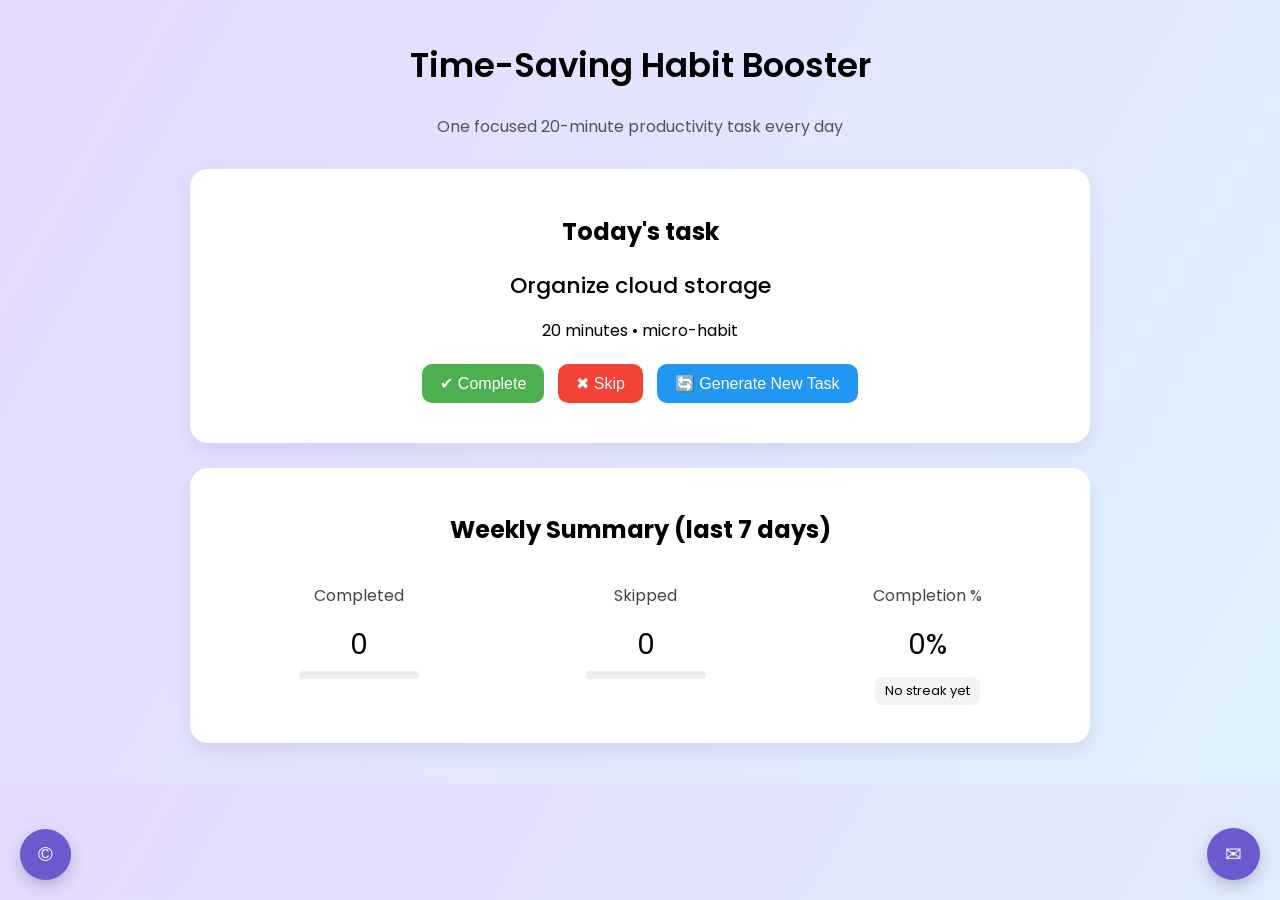
<file: index.html>
<!DOCTYPE html>
<html lang="en">
  <head>
    <meta charset="UTF-8" />
    <meta name="viewport" content="width=device-width, initial-scale=1.0" />
    <title>Time-Saving Habit Booster</title>
    <link rel="stylesheet" href="style.css" />
    <link
      href="https://fonts.googleapis.com/css2?family=Poppins:wght@300;400;500;600&display=swap"
      rel="stylesheet"
    />
  </head>

  <body>
    <div class="container">
      <h1 class="title">Time-Saving Habit Booster</h1>
      <p class="subtitle">One focused 20-minute productivity task every day</p>

      <div class="task-card">
        <h2>Today's task</h2>
        <p id="taskText" class="task-text">Loading...</p>
        <p class="task-sub">20 minutes • micro-habit</p>

        <div class="button-row">
          <button id="completeBtn" class="btn complete">✔ Complete</button>
          <button id="skipBtn" class="btn skip">✖ Skip</button>
          <button id="newTaskBtn" class="btn new">🔄 Generate New Task</button>
        </div>
      </div>

      <div class="summary-card">
        <h2>Weekly Summary (last 7 days)</h2>

        <div class="summary-grid">
          <div>
            <p class="label">Completed</p>
            <p id="completedCount" class="value">0</p>
            <div class="bar"><div id="completedBar"></div></div>
          </div>

          <div>
            <p class="label">Skipped</p>
            <p id="skippedCount" class="value">0</p>
            <div class="bar"><div id="skippedBar"></div></div>
          </div>

          <div>
            <p class="label">Completion %</p>
            <p id="percentCount" class="value">0%</p>
            <p id="streakLabel" class="streak">No streak yet</p>
          </div>
        </div>
      </div>
    </div>

    <!-- COPYRIGHT BUTTON (BOTTOM LEFT) -->
    <button id="copyrightBtn" class="corner-btn left">©</button>

    <!-- CONTACT BUTTON (BOTTOM RIGHT) -->
    <button id="contactBtn" class="corner-btn right">✉</button>

    <!-- COPYRIGHT MODAL -->
    <div id="copyrightModal" class="modal">
      <div class="modal-content">
        <span class="close" data-close="copyrightModal">&times;</span>
        <h2>Developer Information</h2>

        <ul class="dev-list">
          <li>Abdullah Al Rafid</li>
          <li>Jannatul Islam</li>
          <li>Afroja Akter</li>
          <li>Sabab Ahmed</li>
        </ul>

        <h3>Copyright Rules</h3>
        <p class="copyright-text">
          This project is protected under © 2025 Time-Saving Habit Booster.
          Unauthorized copying, distribution, or modification of this project is
          strictly prohibited without written permission from the developers.
        </p>
      </div>
    </div>

    <!-- CONTACT MODAL -->
    <div id="contactModal" class="modal">
      <div class="modal-content">
        <span class="close" data-close="contactModal">&times;</span>
        <h2>Contact Us</h2>

        <form id="contactForm">
          <input type="text" placeholder="Your Name" required />
          <input type="email" placeholder="Email Address" required />
          <textarea
            placeholder="Write your complaint or suggestion..."
            required
          ></textarea>
          <button type="submit" class="submit-btn">Submit</button>
        </form>
      </div>
    </div>

    <script src="script.js" defer></script>
  </body>
</html>
</file>
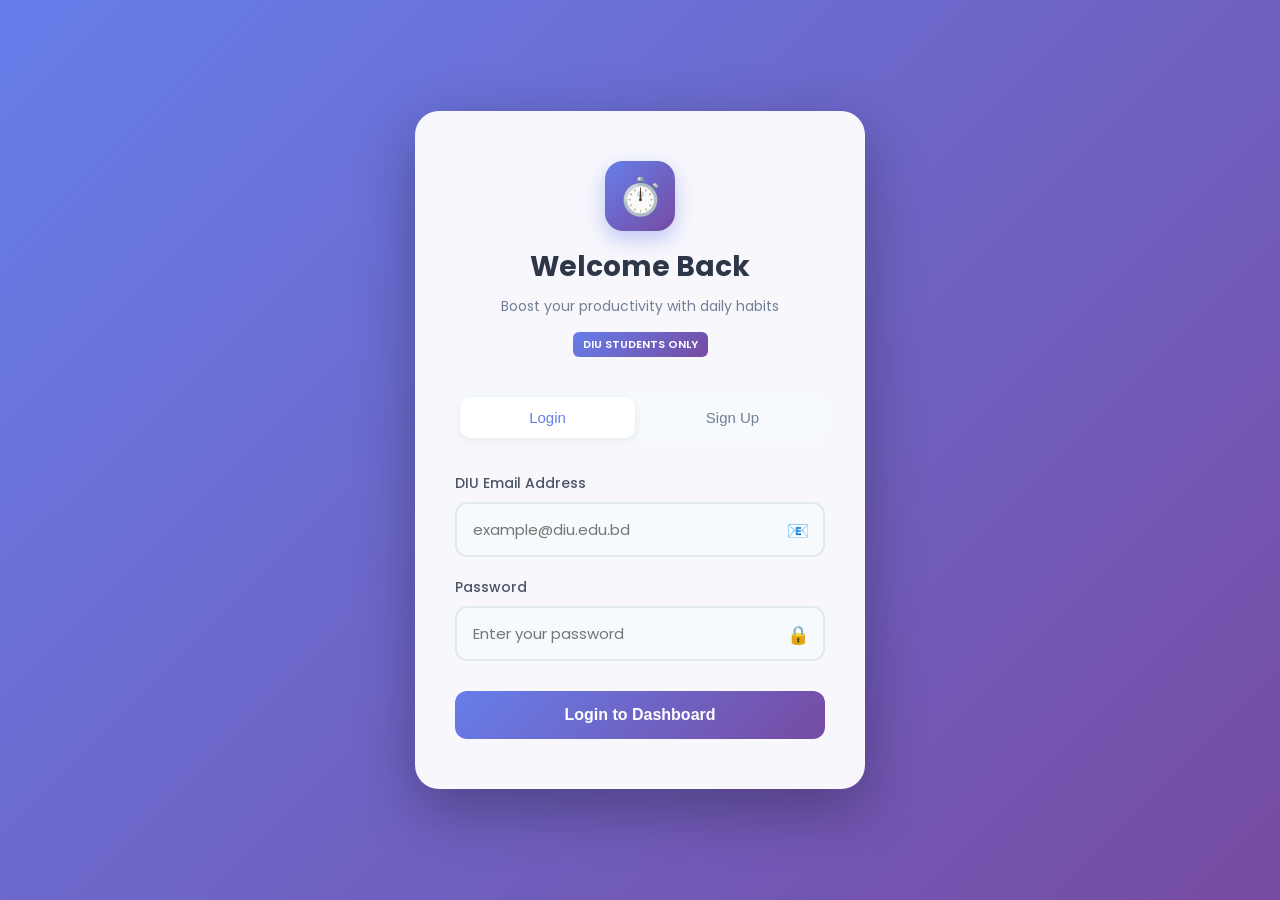
<file: login.html>
<!DOCTYPE html>
<html lang="en">
  <head>
    <meta charset="UTF-8" />
    <meta name="viewport" content="width=device-width, initial-scale=1.0" />
    <title>Time-Saving Habit Booster - Login</title>
    <link
      href="https://fonts.googleapis.com/css2?family=Poppins:wght@300;400;500;600;700&display=swap"
      rel="stylesheet"
    />
    <style>
      * {
        margin: 0;
        padding: 0;
        box-sizing: border-box;
      }

      body {
        font-family: "Poppins", sans-serif;
        background: linear-gradient(135deg, #667eea 0%, #764ba2 100%);
        min-height: 100vh;
        display: flex;
        justify-content: center;
        align-items: center;
        padding: 20px;
      }

      .auth-container {
        background: rgba(255, 255, 255, 0.95);
        border-radius: 24px;
        box-shadow: 0 20px 60px rgba(0, 0, 0, 0.3);
        max-width: 450px;
        width: 100%;
        padding: 50px 40px;
        animation: slideIn 0.5s ease;
      }

      @keyframes slideIn {
        from {
          opacity: 0;
          transform: translateY(-30px);
        }
        to {
          opacity: 1;
          transform: translateY(0);
        }
      }

      .logo-section {
        text-align: center;
        margin-bottom: 35px;
      }

      .logo-icon {
        width: 70px;
        height: 70px;
        background: linear-gradient(135deg, #667eea, #764ba2);
        border-radius: 18px;
        display: inline-flex;
        align-items: center;
        justify-content: center;
        font-size: 36px;
        margin-bottom: 15px;
        box-shadow: 0 8px 20px rgba(102, 126, 234, 0.4);
      }

      h1 {
        font-size: 28px;
        font-weight: 700;
        color: #2d3748;
        margin-bottom: 8px;
      }

      .subtitle {
        color: #718096;
        font-size: 14px;
        font-weight: 400;
      }

      .tab-buttons {
        display: flex;
        gap: 10px;
        margin-bottom: 30px;
        background: #f7fafc;
        padding: 5px;
        border-radius: 12px;
      }

      .tab-btn {
        flex: 1;
        padding: 12px;
        border: none;
        background: transparent;
        border-radius: 10px;
        font-size: 15px;
        font-weight: 500;
        color: #718096;
        cursor: pointer;
        transition: all 0.3s ease;
      }

      .tab-btn.active {
        background: white;
        color: #667eea;
        box-shadow: 0 2px 8px rgba(0, 0, 0, 0.08);
      }

      .form-section {
        display: none;
      }

      .form-section.active {
        display: block;
        animation: fadeIn 0.4s ease;
      }

      @keyframes fadeIn {
        from {
          opacity: 0;
        }
        to {
          opacity: 1;
        }
      }

      .form-group {
        margin-bottom: 20px;
      }

      label {
        display: block;
        font-size: 14px;
        font-weight: 500;
        color: #4a5568;
        margin-bottom: 8px;
      }

      .input-wrapper {
        position: relative;
      }

      input {
        width: 100%;
        padding: 14px 16px;
        border: 2px solid #e2e8f0;
        border-radius: 12px;
        font-size: 15px;
        font-family: "Poppins", sans-serif;
        transition: all 0.3s ease;
        background: #f7fafc;
      }

      input:focus {
        outline: none;
        border-color: #667eea;
        background: white;
        box-shadow: 0 0 0 3px rgba(102, 126, 234, 0.1);
      }

      .input-icon {
        position: absolute;
        right: 16px;
        top: 50%;
        transform: translateY(-50%);
        font-size: 18px;
      }

      .error-msg {
        color: #e53e3e;
        font-size: 13px;
        margin-top: 6px;
        display: none;
      }

      .error-msg.show {
        display: block;
      }

      input.error {
        border-color: #e53e3e;
      }

      .submit-btn {
        width: 100%;
        padding: 15px;
        background: linear-gradient(135deg, #667eea, #764ba2);
        color: white;
        border: none;
        border-radius: 12px;
        font-size: 16px;
        font-weight: 600;
        cursor: pointer;
        transition: all 0.3s ease;
        margin-top: 10px;
      }

      .submit-btn:hover {
        transform: translateY(-2px);
        box-shadow: 0 8px 20px rgba(102, 126, 234, 0.4);
      }

      .submit-btn:active {
        transform: translateY(0);
      }

      .submit-btn:disabled {
        opacity: 0.6;
        cursor: not-allowed;
      }

      .info-box {
        background: #edf2f7;
        padding: 14px;
        border-radius: 10px;
        margin-top: 20px;
        font-size: 13px;
        color: #4a5568;
        border-left: 4px solid #667eea;
      }

      .info-box strong {
        color: #2d3748;
      }

      .diu-badge {
        display: inline-block;
        background: linear-gradient(135deg, #667eea, #764ba2);
        color: white;
        padding: 4px 10px;
        border-radius: 6px;
        font-size: 11px;
        font-weight: 600;
        margin-top: 15px;
      }

      @media (max-width: 500px) {
        .auth-container {
          padding: 40px 30px;
        }

        h1 {
          font-size: 24px;
        }
      }
    </style>
  </head>
  <body>
    <div class="auth-container">
      <div class="logo-section">
        <div class="logo-icon">⏱️</div>
        <h1>Welcome Back</h1>
        <p class="subtitle">Boost your productivity with daily habits</p>
        <span class="diu-badge">DIU STUDENTS ONLY</span>
      </div>

      <div class="tab-buttons">
        <button class="tab-btn active" data-tab="login">Login</button>
        <button class="tab-btn" data-tab="signup">Sign Up</button>
      </div>

      <!-- LOGIN FORM -->
      <div class="form-section active" id="login-form">
        <form id="loginForm">
          <div class="form-group">
            <label for="login-email">DIU Email Address</label>
            <div class="input-wrapper">
              <input
                type="email"
                id="login-email"
                placeholder="example@diu.edu.bd"
                required
              />
              <span class="input-icon">📧</span>
            </div>
            <p class="error-msg" id="login-email-error">
              Please enter a valid DIU email
            </p>
          </div>

          <div class="form-group">
            <label for="login-password">Password</label>
            <div class="input-wrapper">
              <input
                type="password"
                id="login-password"
                placeholder="Enter your password"
                required
              />
              <span class="input-icon">🔒</span>
            </div>
            <p class="error-msg" id="login-password-error">
              Password is required
            </p>
          </div>

          <button type="submit" class="submit-btn">Login to Dashboard</button>
        </form>
      </div>

      <!-- SIGNUP FORM -->
      <div class="form-section" id="signup-form">
        <form id="signupForm">
          <div class="form-group">
            <label for="signup-name">Full Name</label>
            <div class="input-wrapper">
              <input
                type="text"
                id="signup-name"
                placeholder="Your full name"
                required
              />
              <span class="input-icon">👤</span>
            </div>
            <p class="error-msg" id="signup-name-error">Name is required</p>
          </div>

          <div class="form-group">
            <label for="signup-email">DIU Email Address</label>
            <div class="input-wrapper">
              <input
                type="email"
                id="signup-email"
                placeholder="example@diu.edu.bd"
                required
              />
              <span class="input-icon">📧</span>
            </div>
            <p class="error-msg" id="signup-email-error">
              Please enter a valid DIU email
            </p>
          </div>

          <div class="form-group">
            <label for="signup-password">Password</label>
            <div class="input-wrapper">
              <input
                type="password"
                id="signup-password"
                placeholder="Create a strong password"
                required
              />
              <span class="input-icon">🔒</span>
            </div>
            <p class="error-msg" id="signup-password-error">
              Password must be at least 6 characters
            </p>
          </div>

          <div class="form-group">
            <label for="signup-confirm">Confirm Password</label>
            <div class="input-wrapper">
              <input
                type="password"
                id="signup-confirm"
                placeholder="Re-enter your password"
                required
              />
              <span class="input-icon">✓</span>
            </div>
            <p class="error-msg" id="signup-confirm-error">
              Passwords do not match
            </p>
          </div>

          <button type="submit" class="submit-btn">Create Account</button>

          <div class="info-box">
            <strong>Note:</strong> Only students with valid
            <strong>@diu.edu.bd</strong> email addresses can register.
          </div>
        </form>
      </div>
    </div>

    <script>
      // Tab switching
      const tabButtons = document.querySelectorAll(".tab-btn");
      const formSections = document.querySelectorAll(".form-section");

      tabButtons.forEach((btn) => {
        btn.addEventListener("click", () => {
          const targetTab = btn.dataset.tab;

          tabButtons.forEach((b) => b.classList.remove("active"));
          btn.classList.add("active");

          formSections.forEach((section) => {
            section.classList.remove("active");
            if (section.id === `${targetTab}-form`) {
              section.classList.add("active");
            }
          });
        });
      });

      // Email validation for DIU
      function validateDIUEmail(email) {
        const diuPattern = /^[a-zA-Z0-9._-]+@diu\.edu\.bd$/;
        return diuPattern.test(email);
      }

      // Show error
      function showError(inputId, errorId, message) {
        const input = document.getElementById(inputId);
        const error = document.getElementById(errorId);
        input.classList.add("error");
        error.textContent = message;
        error.classList.add("show");
      }

      // Clear error
      function clearError(inputId, errorId) {
        const input = document.getElementById(inputId);
        const error = document.getElementById(errorId);
        input.classList.remove("error");
        error.classList.remove("show");
      }

      // LOGIN FORM
      document.getElementById("loginForm").addEventListener("submit", (e) => {
        e.preventDefault();

        const email = document.getElementById("login-email").value.trim();
        const password = document.getElementById("login-password").value;

        let isValid = true;

        // Clear previous errors
        clearError("login-email", "login-email-error");
        clearError("login-password", "login-password-error");

        // Validate email
        if (!validateDIUEmail(email)) {
          showError(
            "login-email",
            "login-email-error",
            "Please use a valid @diu.edu.bd email"
          );
          isValid = false;
        }

        // Validate password
        if (password.length === 0) {
          showError(
            "login-password",
            "login-password-error",
            "Password is required"
          );
          isValid = false;
        }

        if (!isValid) return;

        // Check if user exists
        const users = JSON.parse(localStorage.getItem("diu_users") || "[]");
        const user = users.find(
          (u) => u.email === email && u.password === password
        );

        if (user) {
          localStorage.setItem("diu_logged_in_user", JSON.stringify(user));
          alert("Login successful! Redirecting...");
          window.location.href = "index.html"; // Redirect to main app
        } else {
          showError(
            "login-email",
            "login-email-error",
            "Invalid email or password"
          );
        }
      });

      // SIGNUP FORM
      document.getElementById("signupForm").addEventListener("submit", (e) => {
        e.preventDefault();

        const name = document.getElementById("signup-name").value.trim();
        const email = document.getElementById("signup-email").value.trim();
        const password = document.getElementById("signup-password").value;
        const confirm = document.getElementById("signup-confirm").value;

        let isValid = true;

        // Clear previous errors
        clearError("signup-name", "signup-name-error");
        clearError("signup-email", "signup-email-error");
        clearError("signup-password", "signup-password-error");
        clearError("signup-confirm", "signup-confirm-error");

        // Validate name
        if (name.length === 0) {
          showError(
            "signup-name",
            "signup-name-error",
            "Full name is required"
          );
          isValid = false;
        }

        // Validate email
        if (!validateDIUEmail(email)) {
          showError(
            "signup-email",
            "signup-email-error",
            "Please use a valid @diu.edu.bd email"
          );
          isValid = false;
        }

        // Validate password
        if (password.length < 6) {
          showError(
            "signup-password",
            "signup-password-error",
            "Password must be at least 6 characters"
          );
          isValid = false;
        }

        // Validate confirm password
        if (password !== confirm) {
          showError(
            "signup-confirm",
            "signup-confirm-error",
            "Passwords do not match"
          );
          isValid = false;
        }

        if (!isValid) return;

        // Check if email already exists
        const users = JSON.parse(localStorage.getItem("diu_users") || "[]");
        if (users.some((u) => u.email === email)) {
          showError(
            "signup-email",
            "signup-email-error",
            "This email is already registered"
          );
          return;
        }

        // Register user
        const newUser = {
          name,
          email,
          password,
          createdAt: new Date().toISOString(),
        };
        users.push(newUser);
        localStorage.setItem("diu_users", JSON.stringify(users));

        alert("Account created successfully! Please login.");

        // Switch to login tab
        document.querySelector('.tab-btn[data-tab="login"]').click();
        document.getElementById("login-email").value = email;
      });

      // Real-time validation
      document.getElementById("login-email").addEventListener("input", () => {
        clearError("login-email", "login-email-error");
      });

      document.getElementById("signup-email").addEventListener("input", () => {
        clearError("signup-email", "signup-email-error");
      });
    </script>
  </body>
</html>
</file>
<file: style.css>
body {
    font-family: "Poppins", sans-serif;
    background: linear-gradient(120deg, #e5d9ff, #dff1ff);
    margin: 0;
    padding: 0;
}

.container {
    max-width: 900px;
    margin: 40px auto;
    text-align: center;
}

.title {
    font-size: 34px;
    font-weight: 600;
}

.subtitle {
    color: #555;
    margin-bottom: 30px;
}

.task-card,
.summary-card {
    background: #fff;
    margin: 25px 0;
    padding: 25px;
    border-radius: 18px;
    box-shadow: 0 8px 20px rgba(0,0,0,0.08);
    animation: fade 0.6s ease;
}

.task-text {
    font-size: 22px;
    font-weight: 500;
    margin: 10px 0;
}

.button-row { margin-top: 15px; }

.btn {
    padding: 10px 18px;
    border-radius: 10px;
    border: none;
    color: #fff;
    margin: 5px;
    cursor: pointer;
    font-size: 16px;
    transition: 0.3s ease;
}

.complete { background: #4CAF50; }
.skip { background: #F44336; }
.new { background: #2196F3; }

.btn:hover { transform: scale(1.06); opacity: 0.9; }
.btn:active { transform: scale(0.94); }

.summary-grid {
    display: flex;
    justify-content: space-around;
    margin-top: 15px;
}

.label { color: #444; }
.value { font-size: 28px; margin: 5px 0; }

.bar {
    width: 120px;
    height: 8px;
    background: #eee;
    border-radius: 6px;
    overflow: hidden;
    margin: auto;
}

#completedBar { height: 100%; background: #4CAF50; width: 0%; transition: 0.5s; }
#skippedBar { height: 100%; background: #F44336; width: 0%; transition: 0.5s; }

.streak {
    background: #f3f3f3;
    padding: 4px 10px;
    border-radius: 8px;
    font-size: 13px;
    display: inline-block;
    margin-top: 6px;
}

/* ---------- CORNER BUTTONS ---------- */

.corner-btn {
    position: fixed;
    bottom: 20px;
    padding: 14px 18px;
    font-size: 20px;
    border: none;
    border-radius: 50%;
    cursor: pointer;
    color: #fff;
    background: #6a5acd;
    box-shadow: 0 6px 16px rgba(0,0,0,0.2);
    transition: 0.3s ease;
}

.corner-btn.left { left: 20px; }
.corner-btn.right { right: 20px; }

.corner-btn:hover { transform: scale(1.15); }

/* ---------- MODALS ---------- */

.modal {
    display: none;
    position: fixed;
    z-index: 999;
    left: 0; top: 0;
    width: 100%; height: 100%;
    background: rgba(0,0,0,0.4);
}

.modal-content {
    background: #fff;
    margin: 8% auto;
    padding: 25px;
    width: 50%;
    border-radius: 15px;
    animation: fade 0.4s ease;
}

.close {
    font-size: 26px;
    float: right;
    cursor: pointer;
}

.dev-list {
    list-style: none;
    padding: 0;
    margin-bottom: 15px;
}

.dev-list li {
    font-size: 17px;
    margin: 6px 0;
}

#contactForm input,
#contactForm textarea {
    width: 100%;
    padding: 12px;
    margin: 8px 0;
    border: 1px solid #ddd;
    border-radius: 10px;
}

.submit-btn {
    background: #6a5acd;
    padding: 12px 20px;
    color: #fff;
    border-radius: 10px;
    border: none;
    cursor: pointer;
    font-size: 16px;
}

.submit-btn:hover { opacity: 0.9; transform: scale(1.04); }

@keyframes fade {
    from { opacity: 0; transform: translateY(12px); }
    to { opacity: 1; transform: translateY(0); }
}
</file>
